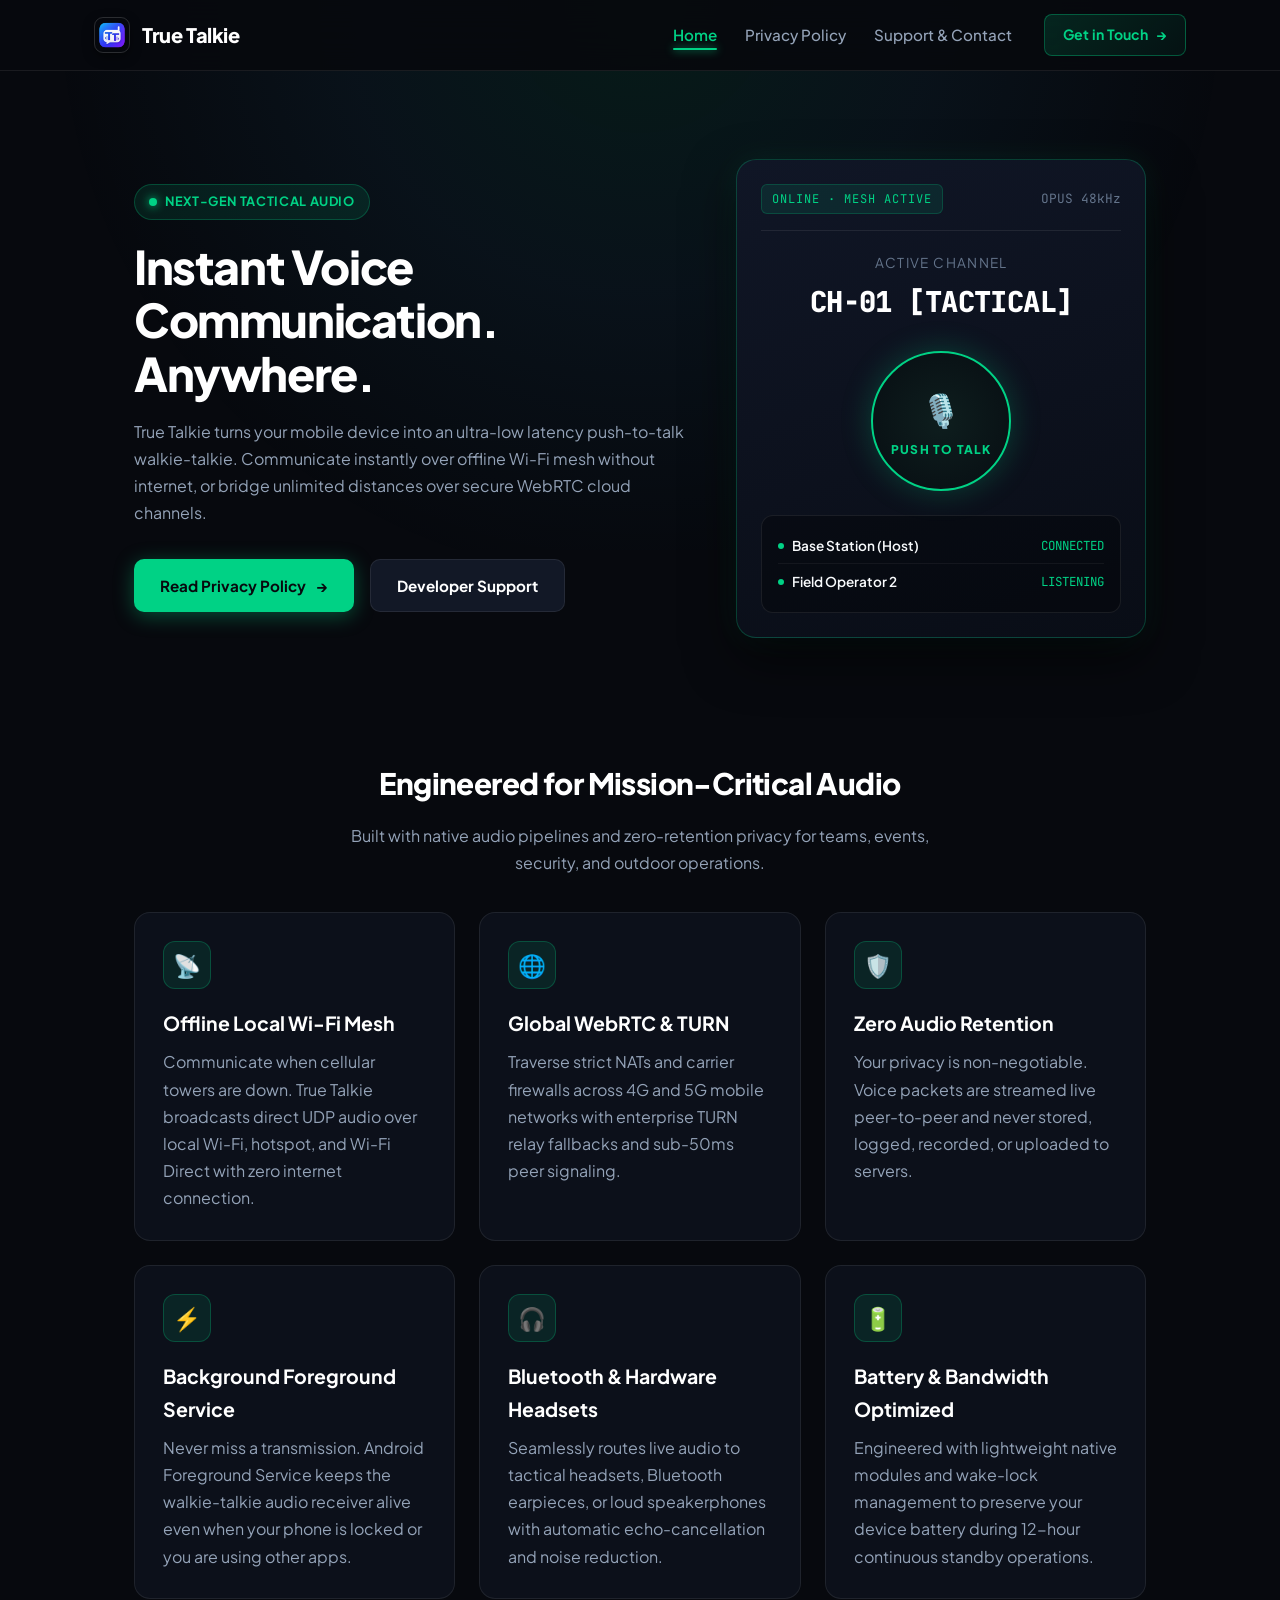
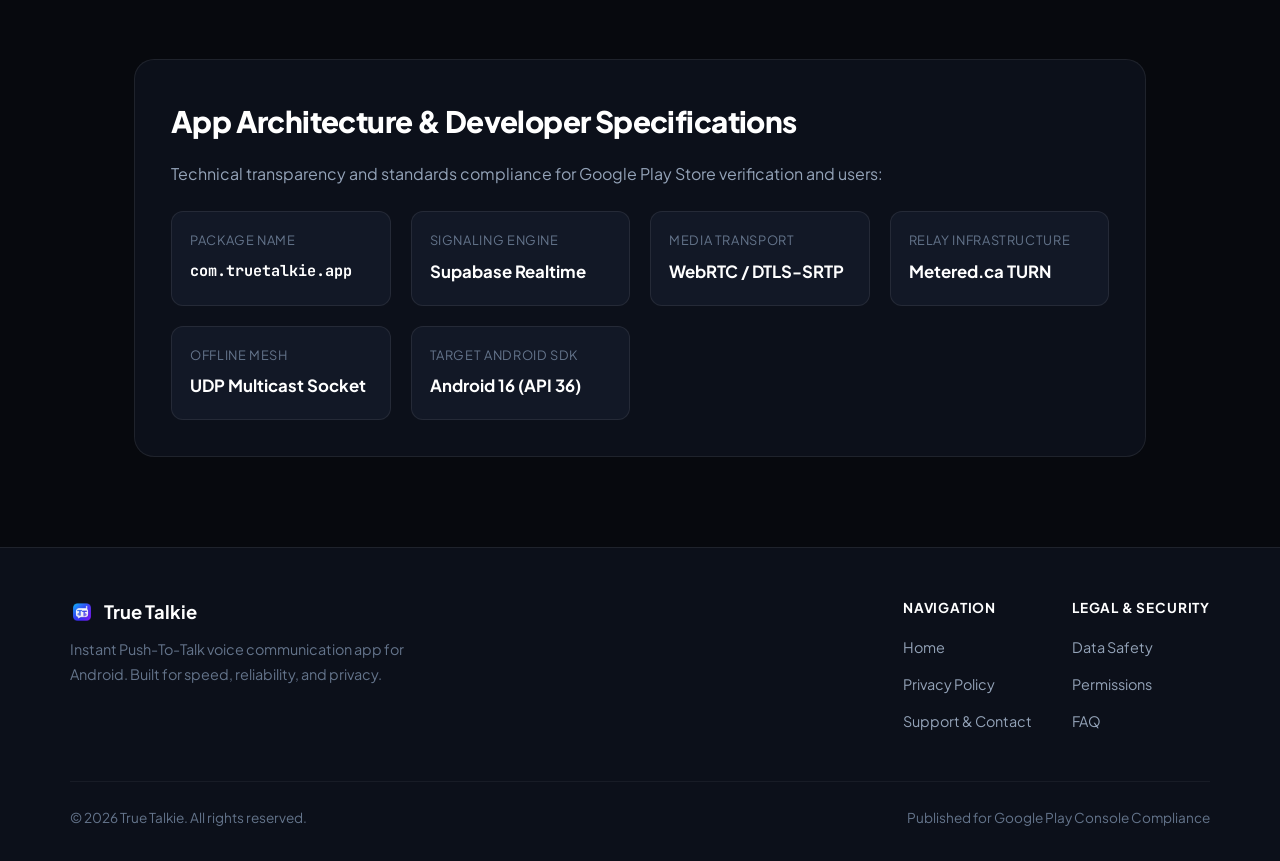
<file: index.html>
<!DOCTYPE html>
<html lang="en">
<head>
  <meta charset="UTF-8">
  <meta name="viewport" content="width=device-width, initial-scale=1.0">
  <title>True Talkie - Real-Time Push-To-Talk Voice App</title>
  <meta name="description" content="True Talkie: Instant low-latency push-to-talk voice communication app. Works over offline Wi-Fi mesh without internet and encrypted WebRTC channels.">
  <link rel="icon" type="image/png" href="assets/favicon.png">
  <link rel="stylesheet" href="style.css">
  <style>
    /* Home Page Specific Styling */
    .hero {
      padding: 40px 0 60px 0;
      display: grid;
      grid-template-columns: 1.15fr 0.85fr;
      gap: 48px;
      align-items: center;
    }

    .hero-content {
      max-width: 580px;
    }

    .hero-actions {
      display: flex;
      flex-wrap: wrap;
      gap: 16px;
      margin-top: 32px;
    }

    /* Tactical HUD Preview Card */
    .hud-card {
      background: linear-gradient(160deg, #101626, #090d16);
      border: 1px solid rgba(0, 210, 133, 0.25);
      border-radius: 20px;
      padding: 24px;
      box-shadow: 0 20px 50px rgba(0, 0, 0, 0.6), 0 0 30px rgba(0, 210, 133, 0.1);
      position: relative;
      overflow: hidden;
    }

    .hud-header {
      display: flex;
      justify-content: space-between;
      align-items: center;
      padding-bottom: 16px;
      border-bottom: 1px solid var(--border);
      margin-bottom: 20px;
    }

    .hud-tag {
      font-family: var(--font-mono);
      font-size: 0.75rem;
      letter-spacing: 0.08em;
      color: var(--accent);
      background: rgba(0, 210, 133, 0.1);
      padding: 4px 10px;
      border-radius: 6px;
      border: 1px solid rgba(0, 210, 133, 0.2);
    }

    .hud-channel {
      text-align: center;
      margin-bottom: 24px;
    }

    .hud-channel-title {
      font-size: 0.85rem;
      color: var(--text-dim);
      text-transform: uppercase;
      letter-spacing: 0.1em;
      margin-bottom: 4px;
    }

    .hud-channel-name {
      font-size: 1.8rem;
      font-weight: 800;
      color: #fff;
      font-family: var(--font-mono);
      letter-spacing: -0.02em;
    }

    .ptt-visual {
      background: radial-gradient(circle, #0e1e1e 0%, #070d12 100%);
      border: 2px solid var(--accent);
      border-radius: 50%;
      width: 140px;
      height: 140px;
      margin: 0 auto 24px auto;
      display: flex;
      flex-direction: column;
      align-items: center;
      justify-content: center;
      box-shadow: 0 0 30px rgba(0, 210, 133, 0.25);
      cursor: pointer;
      user-select: none;
      transition: all 0.2s ease;
    }

    .ptt-visual:hover {
      transform: scale(1.03);
      box-shadow: 0 0 45px rgba(0, 210, 133, 0.45);
    }

    .ptt-icon {
      font-size: 2rem;
      margin-bottom: 4px;
    }

    .ptt-label {
      font-size: 0.75rem;
      font-weight: 800;
      color: var(--accent);
      letter-spacing: 0.1em;
    }

    .peer-list {
      background: rgba(0, 0, 0, 0.3);
      border-radius: 12px;
      padding: 12px 16px;
      border: 1px solid var(--border);
    }

    .peer-item {
      display: flex;
      justify-content: space-between;
      align-items: center;
      font-size: 0.85rem;
      padding: 6px 0;
    }

    .peer-item:not(:last-child) {
      border-bottom: 1px solid rgba(255, 255, 255, 0.05);
    }

    .peer-name {
      color: var(--text-primary);
      font-weight: 600;
      display: flex;
      align-items: center;
      gap: 8px;
    }

    .peer-dot {
      width: 6px;
      height: 6px;
      border-radius: 50%;
      background: var(--accent);
    }

    .peer-status {
      font-size: 0.78rem;
      color: var(--accent);
      font-family: var(--font-mono);
    }

    /* Grid Sections */
    .features-grid {
      display: grid;
      grid-template-columns: repeat(auto-fit, minmax(310px, 1fr));
      gap: 24px;
      margin-top: 36px;
    }

    .feature-icon {
      width: 48px;
      height: 48px;
      border-radius: 12px;
      background: rgba(0, 210, 133, 0.1);
      border: 1px solid rgba(0, 210, 133, 0.25);
      color: var(--accent);
      display: flex;
      align-items: center;
      justify-content: center;
      font-size: 1.4rem;
      margin-bottom: 18px;
    }

    /* Architecture Section */
    .arch-box {
      margin-top: 60px;
      background: var(--bg-surface);
      border: 1px solid var(--border);
      border-radius: 20px;
      padding: 36px;
    }

    .specs-grid {
      display: grid;
      grid-template-columns: repeat(auto-fit, minmax(200px, 1fr));
      gap: 20px;
      margin-top: 24px;
    }

    .spec-item {
      background: var(--bg-card);
      border: 1px solid var(--border);
      border-radius: 12px;
      padding: 18px;
    }

    .spec-label {
      font-size: 0.8rem;
      color: var(--text-dim);
      text-transform: uppercase;
      letter-spacing: 0.05em;
      margin-bottom: 6px;
    }

    .spec-val {
      font-size: 1.05rem;
      font-weight: 700;
      color: #fff;
    }

        @media (max-width: 900px) {
      .hero {
        grid-template-columns: 1fr;
        gap: 36px;
        padding: 20px 0 40px 0;
      }
      .hero-content {
        max-width: 100%;
        text-align: center;
      }
      .badge {
        margin: 0 auto 16px auto;
      }
      .hero-actions {
        justify-content: center;
      }
      .hud-card {
        max-width: 380px;
        margin: 0 auto;
        width: 100%;
        padding: 20px 16px;
      }
      .ptt-visual {
        width: 120px;
        height: 120px;
      }
      .features-grid {
        grid-template-columns: 1fr;
        gap: 16px;
      }
      .arch-box {
        padding: 24px 18px;
        margin-top: 40px;
      }
      .specs-grid {
        grid-template-columns: 1fr 1fr;
        gap: 12px;
      }
    }
    @media (max-width: 480px) {
      .hero-actions {
        flex-direction: column;
        width: 100%;
      }
      .hero-actions .btn {
        width: 100%;
      }
      .specs-grid {
        grid-template-columns: 1fr;
      }
    }
  </style>
</head>
<body>
  <div class="ambient-glow"></div>

  <!-- Navbar -->
    <!-- Responsive Navbar -->
  <nav class="navbar">
    <div class="nav-container">
      <a href="index.html" class="nav-brand">
        <img src="assets/logo.png" alt="True Talkie Logo" class="nav-logo">
        <span>True Talkie</span>
      </a>

      <!-- Mobile Hamburger Toggle -->
      <button class="nav-toggle" id="navToggle" aria-label="Toggle navigation menu" aria-expanded="false">
        <span class="hamburger-bar"></span>
        <span class="hamburger-bar"></span>
        <span class="hamburger-bar"></span>
      </button>

      <!-- Nav Menu (Desktop & Mobile Drawer) -->
      <div class="nav-menu" id="navMenu">
        <ul class="nav-links">
          <li><a href="index.html" class="nav-link active">Home</a></li>
          <li><a href="privacy.html" class="nav-link">Privacy Policy</a></li>
          <li><a href="contact.html" class="nav-link">Support & Contact</a></li>
        </ul>
        <div class="nav-cta-wrapper">
          <a href="contact.html" class="nav-cta">
            <span>Get in Touch</span>
            <span>→</span>
          </a>
        </div>
      </div>
    </div>
  </nav>

  <main>
    <div class="container">
      <!-- Hero Section -->
      <section class="hero">
        <div class="hero-content">
          <div class="badge">
            <span class="pulse-dot"></span>
            Next-Gen Tactical Audio
          </div>
          <h1>Instant Voice Communication. Anywhere.</h1>
          <p>
            True Talkie turns your mobile device into an ultra-low latency push-to-talk walkie-talkie. Communicate instantly over offline Wi-Fi mesh without internet, or bridge unlimited distances over secure WebRTC cloud channels.
          </p>
          <div class="hero-actions">
            <a href="privacy.html" class="btn btn-primary">
              <span>Read Privacy Policy</span>
              →
            </a>
            <a href="contact.html" class="btn btn-secondary">
              Developer Support
            </a>
          </div>
        </div>

        <!-- HUD Preview -->
        <div class="hud-card">
          <div class="hud-header">
            <span class="hud-tag">ONLINE · MESH ACTIVE</span>
            <span style="font-size: 0.8rem; color: var(--text-dim); font-family: var(--font-mono);">OPUS 48kHz</span>
          </div>

          <div class="hud-channel">
            <div class="hud-channel-title">Active Channel</div>
            <div class="hud-channel-name">CH-01 [TACTICAL]</div>
          </div>

          <div class="ptt-visual">
            <div class="ptt-icon">🎙️</div>
            <div class="ptt-label">PUSH TO TALK</div>
          </div>

          <div class="peer-list">
            <div class="peer-item">
              <div class="peer-name">
                <span class="peer-dot"></span>
                <span>Base Station (Host)</span>
              </div>
              <span class="peer-status">CONNECTED</span>
            </div>
            <div class="peer-item">
              <div class="peer-name">
                <span class="peer-dot"></span>
                <span>Field Operator 2</span>
              </div>
              <span class="peer-status">LISTENING</span>
            </div>
          </div>
        </div>
      </section>

      <!-- Key Capabilities -->
      <section style="margin-top: 60px;">
        <div style="text-align: center; max-width: 600px; margin: 0 auto 30px auto;">
          <h2>Engineered for Mission-Critical Audio</h2>
          <p>Built with native audio pipelines and zero-retention privacy for teams, events, security, and outdoor operations.</p>
        </div>

        <div class="features-grid">
          <div class="card">
            <div class="feature-icon">📡</div>
            <h3>Offline Local Wi-Fi Mesh</h3>
            <p>Communicate when cellular towers are down. True Talkie broadcasts direct UDP audio over local Wi-Fi, hotspot, and Wi-Fi Direct with zero internet connection.</p>
          </div>

          <div class="card">
            <div class="feature-icon">🌐</div>
            <h3>Global WebRTC & TURN</h3>
            <p>Traverse strict NATs and carrier firewalls across 4G and 5G mobile networks with enterprise TURN relay fallbacks and sub-50ms peer signaling.</p>
          </div>

          <div class="card">
            <div class="feature-icon">🛡️</div>
            <h3>Zero Audio Retention</h3>
            <p>Your privacy is non-negotiable. Voice packets are streamed live peer-to-peer and never stored, logged, recorded, or uploaded to servers.</p>
          </div>

          <div class="card">
            <div class="feature-icon">⚡</div>
            <h3>Background Foreground Service</h3>
            <p>Never miss a transmission. Android Foreground Service keeps the walkie-talkie audio receiver alive even when your phone is locked or you are using other apps.</p>
          </div>

          <div class="card">
            <div class="feature-icon">🎧</div>
            <h3>Bluetooth & Hardware Headsets</h3>
            <p>Seamlessly routes live audio to tactical headsets, Bluetooth earpieces, or loud speakerphones with automatic echo-cancellation and noise reduction.</p>
          </div>

          <div class="card">
            <div class="feature-icon">🔋</div>
            <h3>Battery & Bandwidth Optimized</h3>
            <p>Engineered with lightweight native modules and wake-lock management to preserve your device battery during 12-hour continuous standby operations.</p>
          </div>
        </div>
      </section>

      <!-- Architecture Overview -->
      <section class="arch-box">
        <h2>App Architecture & Developer Specifications</h2>
        <p>Technical transparency and standards compliance for Google Play Store verification and users:</p>

        <div class="specs-grid">
          <div class="spec-item">
            <div class="spec-label">Package Name</div>
            <div class="spec-val" style="font-family: var(--font-mono); font-size: 0.95rem;">com.truetalkie.app</div>
          </div>
          <div class="spec-item">
            <div class="spec-label">Signaling Engine</div>
            <div class="spec-val">Supabase Realtime</div>
          </div>
          <div class="spec-item">
            <div class="spec-label">Media Transport</div>
            <div class="spec-val">WebRTC / DTLS-SRTP</div>
          </div>
          <div class="spec-item">
            <div class="spec-label">Relay Infrastructure</div>
            <div class="spec-val">Metered.ca TURN</div>
          </div>
          <div class="spec-item">
            <div class="spec-label">Offline Mesh</div>
            <div class="spec-val">UDP Multicast Socket</div>
          </div>
          <div class="spec-item">
            <div class="spec-label">Target Android SDK</div>
            <div class="spec-val">Android 16 (API 36)</div>
          </div>
        </div>
      </section>
    </div>
  </main>

  <!-- Footer -->
  <footer>
    <div class="footer-container">
      <div class="footer-brand">
        <h4>
          <img src="assets/logo.png" alt="Logo" style="width: 24px; height: 24px; border-radius: 6px;">
          True Talkie
        </h4>
        <p>Instant Push-To-Talk voice communication app for Android. Built for speed, reliability, and privacy.</p>
      </div>
      <div class="footer-links">
        <div class="footer-col">
          <h5>Navigation</h5>
          <ul>
            <li><a href="index.html">Home</a></li>
            <li><a href="privacy.html">Privacy Policy</a></li>
            <li><a href="contact.html">Support & Contact</a></li>
          </ul>
        </div>
        <div class="footer-col">
          <h5>Legal & Security</h5>
          <ul>
            <li><a href="privacy.html">Data Safety</a></li>
            <li><a href="privacy.html#permissions">Permissions</a></li>
            <li><a href="contact.html#faq">FAQ</a></li>
          </ul>
        </div>
      </div>
    </div>
    <div class="footer-bottom">
      <span>&copy; 2026 True Talkie. All rights reserved.</span>
      <span>Published for Google Play Console Compliance</span>
    </div>
  </footer>
  <script src="nav.js"></script>
</body>
</html>
</file>
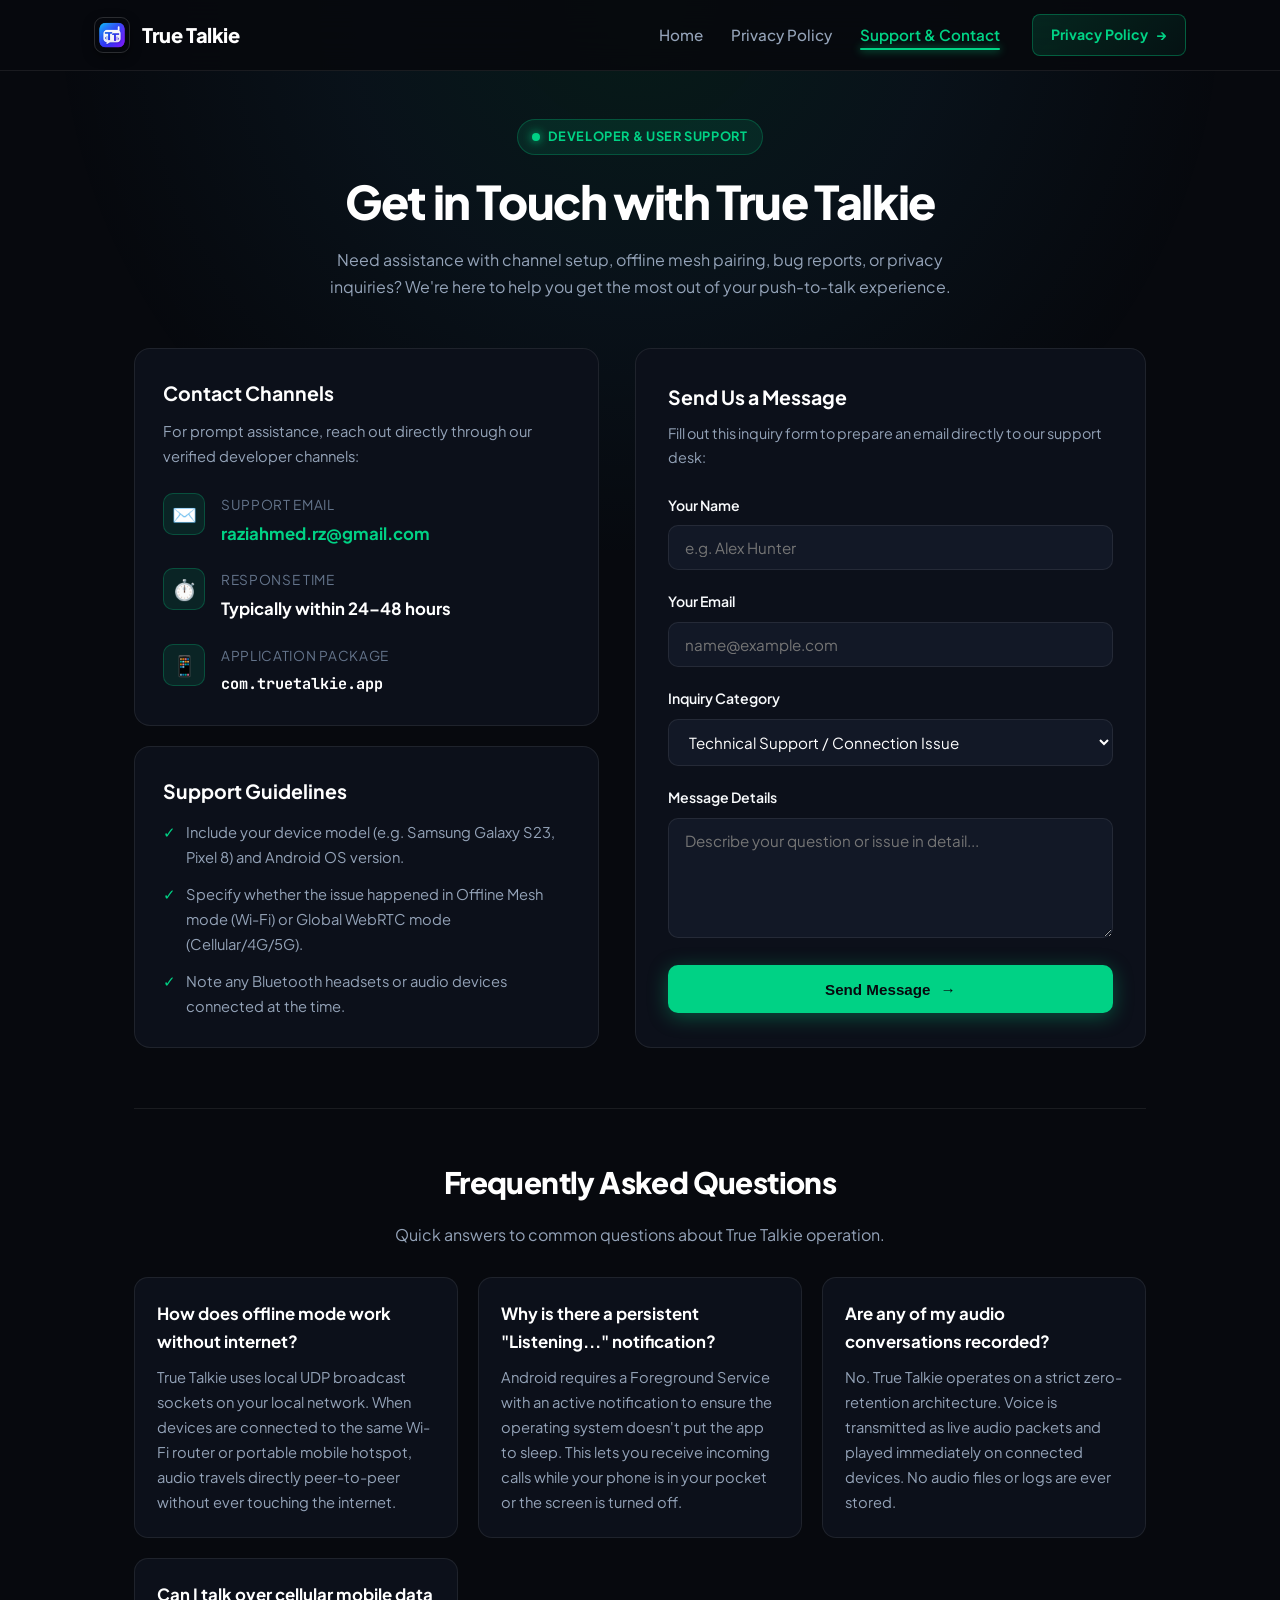
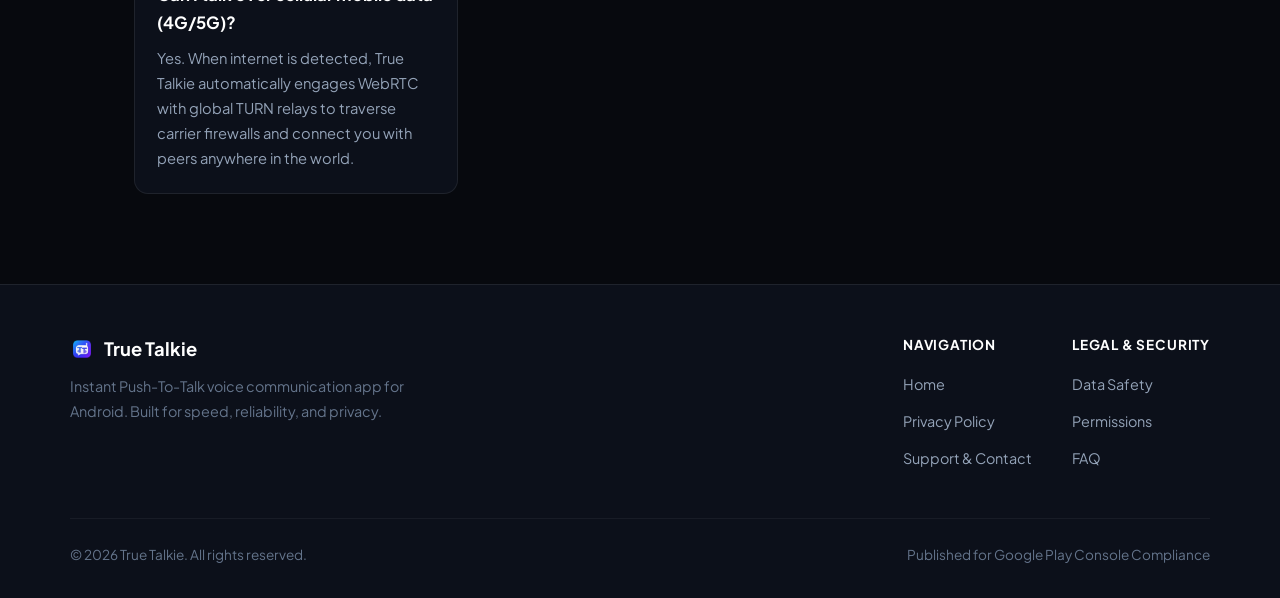
<file: contact.html>
<!DOCTYPE html>
<html lang="en">
<head>
  <meta charset="UTF-8">
  <meta name="viewport" content="width=device-width, initial-scale=1.0">
  <title>Support & Contact - True Talkie</title>
  <meta name="description" content="Get support, report bugs, or contact the developer of True Talkie walkie-talkie app.">
  <link rel="icon" type="image/png" href="assets/favicon.png">
  <link rel="stylesheet" href="style.css">
  <style>
    /* Contact Specific Styles */
    .contact-hero {
      text-align: center;
      max-width: 680px;
      margin: 0 auto 48px auto;
    }

    .contact-grid {
      display: grid;
      grid-template-columns: 1fr 1.1fr;
      gap: 36px;
      margin-bottom: 60px;
    }

    .info-card {
      background: var(--bg-surface);
      border: 1px solid var(--border);
      border-radius: 16px;
      padding: 28px;
      margin-bottom: 20px;
    }

    .info-item {
      display: flex;
      align-items: flex-start;
      gap: 16px;
      margin-bottom: 20px;
    }

    .info-item:last-child {
      margin-bottom: 0;
    }

    .info-icon {
      width: 42px;
      height: 42px;
      border-radius: 10px;
      background: rgba(0, 210, 133, 0.1);
      border: 1px solid rgba(0, 210, 133, 0.25);
      color: var(--accent);
      display: flex;
      align-items: center;
      justify-content: center;
      font-size: 1.25rem;
      flex-shrink: 0;
    }

    .info-title {
      font-size: 0.85rem;
      color: var(--text-dim);
      text-transform: uppercase;
      letter-spacing: 0.05em;
      margin-bottom: 4px;
    }

    .info-val {
      font-size: 1.05rem;
      font-weight: 700;
      color: #fff;
    }

    .email-link {
      color: var(--accent);
      text-decoration: none;
      word-break: break-all;
      transition: color 0.2s;
    }

    .email-link:hover {
      text-decoration: underline;
    }

    /* Form */
    .form-box {
      background: var(--bg-surface);
      border: 1px solid var(--border);
      border-radius: 16px;
      padding: 32px;
    }

    .form-group {
      margin-bottom: 20px;
    }

    .form-label {
      display: block;
      font-size: 0.88rem;
      font-weight: 600;
      color: var(--text-primary);
      margin-bottom: 8px;
    }

    .form-input, .form-select, .form-textarea {
      width: 100%;
      background: var(--bg-card);
      border: 1px solid var(--border);
      border-radius: 10px;
      padding: 12px 16px;
      color: #fff;
      font-family: inherit;
      font-size: 0.95rem;
      transition: border-color 0.2s, box-shadow 0.2s;
    }

    .form-input:focus, .form-select:focus, .form-textarea:focus {
      outline: none;
      border-color: var(--accent);
      box-shadow: 0 0 0 3px rgba(0, 210, 133, 0.15);
    }

    .form-textarea {
      resize: vertical;
      min-height: 120px;
    }

    /* FAQ Section */
    .faq-section {
      margin-top: 60px;
      border-top: 1px solid var(--border);
      padding-top: 48px;
    }

    .faq-grid {
      display: grid;
      grid-template-columns: repeat(auto-fit, minmax(310px, 1fr));
      gap: 20px;
      margin-top: 28px;
    }

    .faq-card {
      background: var(--bg-surface);
      border: 1px solid var(--border);
      border-radius: 14px;
      padding: 22px;
    }

    .faq-card h4 {
      font-size: 1.05rem;
      color: #fff;
      margin-bottom: 8px;
    }

    .faq-card p {
      font-size: 0.92rem;
      color: var(--text-muted);
      margin: 0;
    }

        @media (max-width: 860px) {
      .contact-grid {
        grid-template-columns: 1fr;
        gap: 24px;
      }
      .info-card, .form-box {
        padding: 22px 18px;
      }
      .faq-grid {
        grid-template-columns: 1fr;
        gap: 14px;
      }
      .faq-card {
        padding: 18px 16px;
      }
    }
  </style>
</head>
<body>
  <div class="ambient-glow"></div>

  <!-- Navbar -->
    <!-- Responsive Navbar -->
  <nav class="navbar">
    <div class="nav-container">
      <a href="index.html" class="nav-brand">
        <img src="assets/logo.png" alt="True Talkie Logo" class="nav-logo">
        <span>True Talkie</span>
      </a>

      <!-- Mobile Hamburger Toggle -->
      <button class="nav-toggle" id="navToggle" aria-label="Toggle navigation menu" aria-expanded="false">
        <span class="hamburger-bar"></span>
        <span class="hamburger-bar"></span>
        <span class="hamburger-bar"></span>
      </button>

      <!-- Nav Menu (Desktop & Mobile Drawer) -->
      <div class="nav-menu" id="navMenu">
        <ul class="nav-links">
          <li><a href="index.html" class="nav-link">Home</a></li>
          <li><a href="privacy.html" class="nav-link">Privacy Policy</a></li>
          <li><a href="contact.html" class="nav-link active">Support & Contact</a></li>
        </ul>
        <div class="nav-cta-wrapper">
          <a href="privacy.html" class="nav-cta">
            <span>Privacy Policy</span>
            <span>→</span>
          </a>
        </div>
      </div>
    </div>
  </nav>

  <main>
    <div class="container">
      <header class="contact-hero">
        <div class="badge">
          <span class="pulse-dot"></span>
          Developer & User Support
        </div>
        <h1>Get in Touch with True Talkie</h1>
        <p>
          Need assistance with channel setup, offline mesh pairing, bug reports, or privacy inquiries? We're here to help you get the most out of your push-to-talk experience.
        </p>
      </header>

      <div class="contact-grid">
        <!-- Contact Information Column -->
        <div>
          <div class="info-card">
            <h3>Contact Channels</h3>
            <p style="font-size: 0.92rem; margin-bottom: 24px;">For prompt assistance, reach out directly through our verified developer channels:</p>

            <div class="info-item">
              <div class="info-icon">✉️</div>
              <div>
                <div class="info-title">Support Email</div>
                <div class="info-val">
                  <a href="mailto:raziahmed.rz@gmail.com" class="email-link">raziahmed.rz@gmail.com</a>
                </div>
              </div>
            </div>

            <div class="info-item">
              <div class="info-icon">⏱️</div>
              <div>
                <div class="info-title">Response Time</div>
                <div class="info-val">Typically within 24–48 hours</div>
              </div>
            </div>

            <div class="info-item">
              <div class="info-icon">📱</div>
              <div>
                <div class="info-title">Application Package</div>
                <div class="info-val" style="font-family: var(--font-mono); font-size: 0.95rem;">com.truetalkie.app</div>
              </div>
            </div>
          </div>

          <div class="info-card" style="margin-bottom: 0;">
            <h3>Support Guidelines</h3>
            <ul style="list-style: none; padding: 0; margin-top: 12px;">
              <li style="margin-bottom: 12px; font-size: 0.92rem; color: var(--text-muted); display: flex; gap: 10px;">
                <span style="color: var(--accent);">✓</span> Include your device model (e.g. Samsung Galaxy S23, Pixel 8) and Android OS version.
              </li>
              <li style="margin-bottom: 12px; font-size: 0.92rem; color: var(--text-muted); display: flex; gap: 10px;">
                <span style="color: var(--accent);">✓</span> Specify whether the issue happened in Offline Mesh mode (Wi-Fi) or Global WebRTC mode (Cellular/4G/5G).
              </li>
              <li style="font-size: 0.92rem; color: var(--text-muted); display: flex; gap: 10px;">
                <span style="color: var(--accent);">✓</span> Note any Bluetooth headsets or audio devices connected at the time.
              </li>
            </ul>
          </div>
        </div>

        <!-- Interactive Direct Message Form -->
        <div class="form-box">
          <h3 style="margin-bottom: 6px;">Send Us a Message</h3>
          <p style="font-size: 0.9rem; margin-bottom: 24px;">Fill out this inquiry form to prepare an email directly to our support desk:</p>

          <form id="contactForm" onsubmit="handleFormSubmit(event)">
            <div class="form-group">
              <label for="name" class="form-label">Your Name</label>
              <input type="text" id="name" class="form-input" placeholder="e.g. Alex Hunter" required>
            </div>

            <div class="form-group">
              <label for="email" class="form-label">Your Email</label>
              <input type="email" id="email" class="form-input" placeholder="name@example.com" required>
            </div>

            <div class="form-group">
              <label for="topic" class="form-label">Inquiry Category</label>
              <select id="topic" class="form-select">
                <option value="Technical Support">Technical Support / Connection Issue</option>
                <option value="Bug Report">Bug Report</option>
                <option value="Privacy Question">Privacy & Data Safety Question</option>
                <option value="Feature Request">Feature Request / Suggestion</option>
                <option value="General Inquiry">General Inquiry</option>
              </select>
            </div>

            <div class="form-group">
              <label for="message" class="form-label">Message Details</label>
              <textarea id="message" class="form-textarea" placeholder="Describe your question or issue in detail..." required></textarea>
            </div>

            
            <div id="statusMessage" style="display: none; background: rgba(0, 210, 133, 0.12); border: 1px solid rgba(0, 210, 133, 0.35); border-radius: 10px; padding: 14px 16px; margin-bottom: 18px; font-size: 0.9rem; color: #fff;">
              <strong style="color: var(--accent);">✓ Opening your email app...</strong><br>
              Your message was prepared for <strong>raziahmed.rz@gmail.com</strong>.<br>
              <span style="font-size: 0.82rem; color: var(--text-muted);">If your email app didn't open automatically, you can send an email directly to <a href="mailto:raziahmed.rz@gmail.com" style="color: var(--accent); font-weight: 600;">raziahmed.rz@gmail.com</a>.</span>
            </div>
            <button type="submit" class="btn btn-primary" style="width: 100%;">
              <span>Send Message</span>
              →
            </button>
          </form>
        </div>
      </div>

      <!-- FAQ Section -->
      <section class="faq-section" id="faq">
        <div style="text-align: center; max-width: 600px; margin: 0 auto;">
          <h2>Frequently Asked Questions</h2>
          <p>Quick answers to common questions about True Talkie operation.</p>
        </div>

        <div class="faq-grid">
          <div class="faq-card">
            <h4>How does offline mode work without internet?</h4>
            <p>True Talkie uses local UDP broadcast sockets on your local network. When devices are connected to the same Wi-Fi router or portable mobile hotspot, audio travels directly peer-to-peer without ever touching the internet.</p>
          </div>

          <div class="faq-card">
            <h4>Why is there a persistent "Listening..." notification?</h4>
            <p>Android requires a Foreground Service with an active notification to ensure the operating system doesn't put the app to sleep. This lets you receive incoming calls while your phone is in your pocket or the screen is turned off.</p>
          </div>

          <div class="faq-card">
            <h4>Are any of my audio conversations recorded?</h4>
            <p>No. True Talkie operates on a strict zero-retention architecture. Voice is transmitted as live audio packets and played immediately on connected devices. No audio files or logs are ever stored.</p>
          </div>

          <div class="faq-card">
            <h4>Can I talk over cellular mobile data (4G/5G)?</h4>
            <p>Yes. When internet is detected, True Talkie automatically engages WebRTC with global TURN relays to traverse carrier firewalls and connect you with peers anywhere in the world.</p>
          </div>
        </div>
      </section>
    </div>
  </main>

  <!-- Footer -->
  <footer>
    <div class="footer-container">
      <div class="footer-brand">
        <h4>
          <img src="assets/logo.png" alt="Logo" style="width: 24px; height: 24px; border-radius: 6px;">
          True Talkie
        </h4>
        <p>Instant Push-To-Talk voice communication app for Android. Built for speed, reliability, and privacy.</p>
      </div>
      <div class="footer-links">
        <div class="footer-col">
          <h5>Navigation</h5>
          <ul>
            <li><a href="index.html">Home</a></li>
            <li><a href="privacy.html">Privacy Policy</a></li>
            <li><a href="contact.html">Support & Contact</a></li>
          </ul>
        </div>
        <div class="footer-col">
          <h5>Legal & Security</h5>
          <ul>
            <li><a href="privacy.html">Data Safety</a></li>
            <li><a href="privacy.html#permissions">Permissions</a></li>
            <li><a href="contact.html#faq">FAQ</a></li>
          </ul>
        </div>
      </div>
    </div>
    <div class="footer-bottom">
      <span>&copy; 2026 True Talkie. All rights reserved.</span>
      <span>Published for Google Play Console Compliance</span>
    </div>
  </footer>

    <script>
    function handleFormSubmit(event) {
      event.preventDefault();
      const name = document.getElementById('name').value;
      const email = document.getElementById('email').value;
      const topic = document.getElementById('topic').value;
      const message = document.getElementById('message').value;

      const subject = encodeURIComponent('[True Talkie Support] ' + topic + ' - ' + name);
      const body = encodeURIComponent(
        'Name: ' + name + '\n' +
        'User Email: ' + email + '\n' +
        'Category: ' + topic + '\n\n' +
        'Message:\n' + message + '\n\n' +
        '------------------------------------\n' +
        'Sent via True Talkie Support Portal'
      );
      
      // Redirects directly to the user email client addressed to raziahmed.rz@gmail.com
      const mailtoUrl = 'mailto:raziahmed.rz@gmail.com?subject=' + subject + '&body=' + body;
      window.location.href = mailtoUrl;

      // Show instant confirmation banner
      const statusDiv = document.getElementById('statusMessage');
      if (statusDiv) {
        statusDiv.style.display = 'block';
        statusDiv.scrollIntoView({ behavior: 'smooth' });
      }
    }
  </script>
  <script src="nav.js"></script>
</body>
</html>
</file>
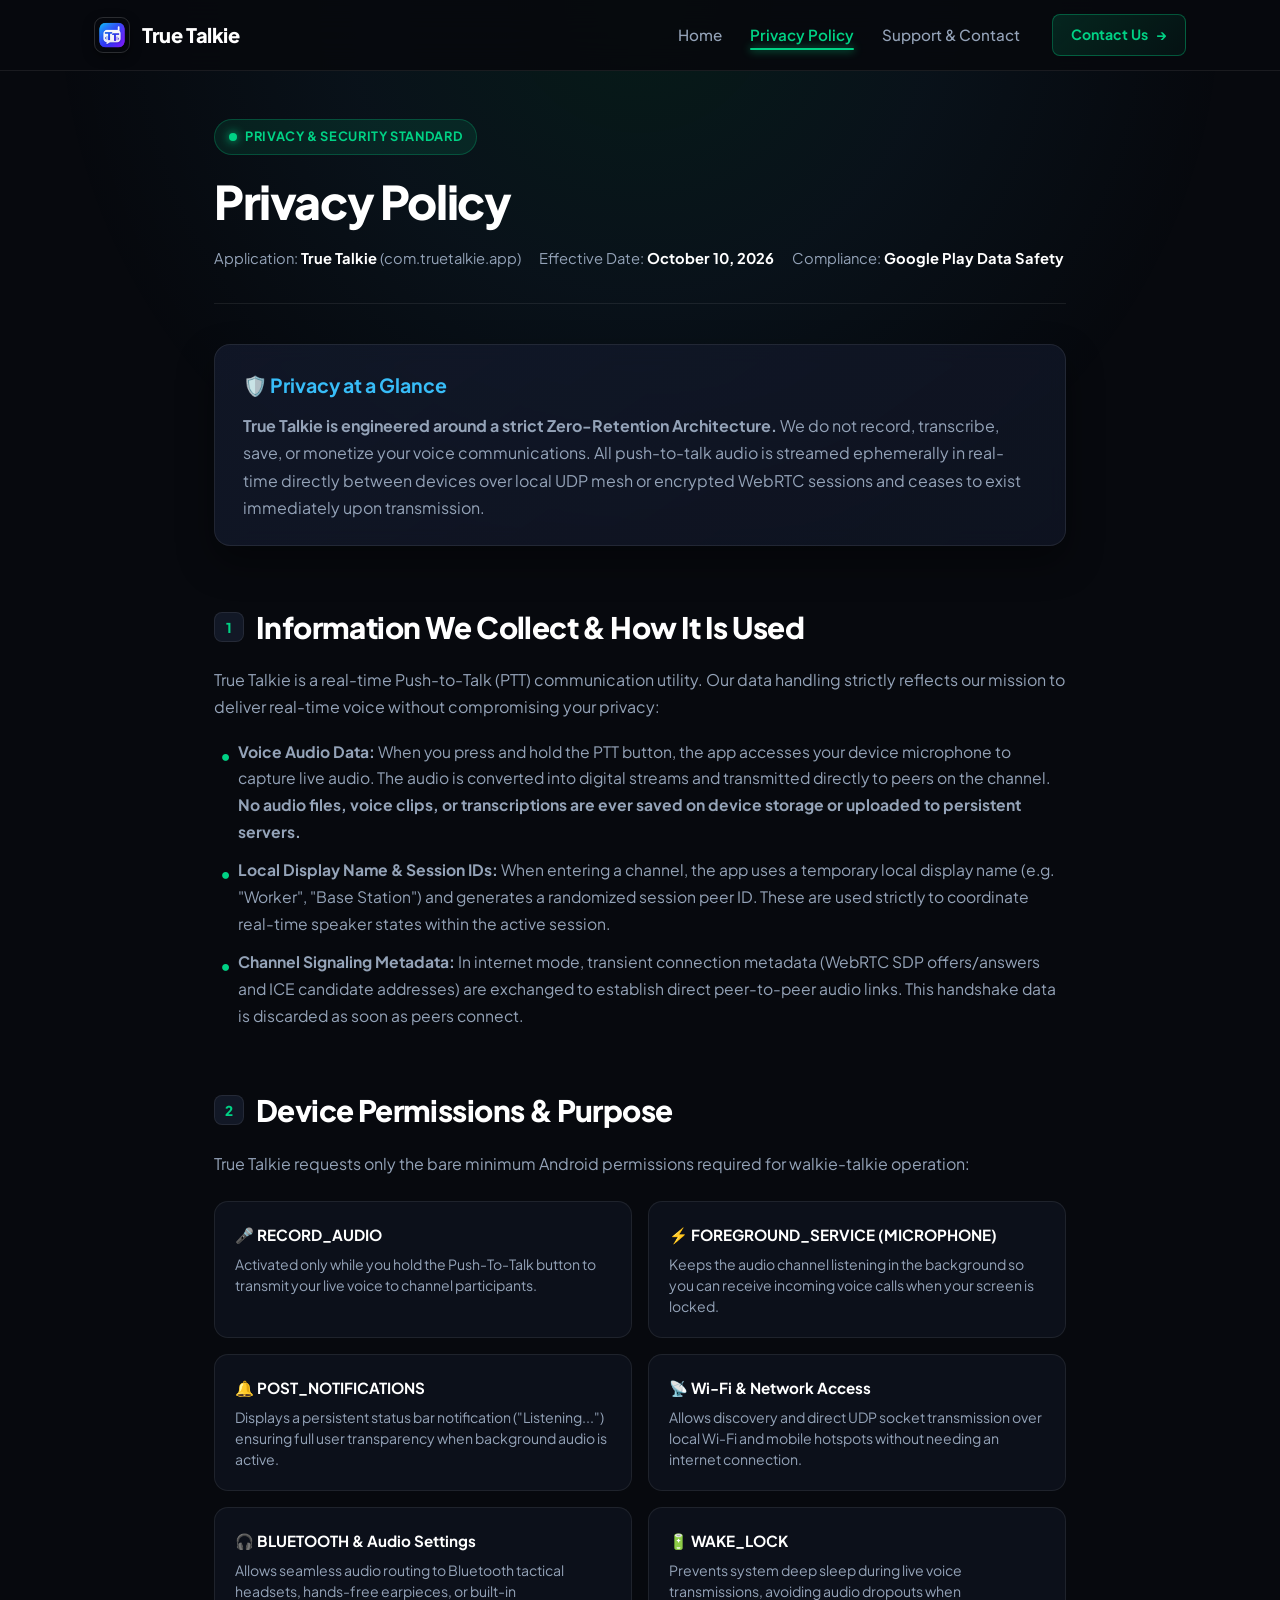
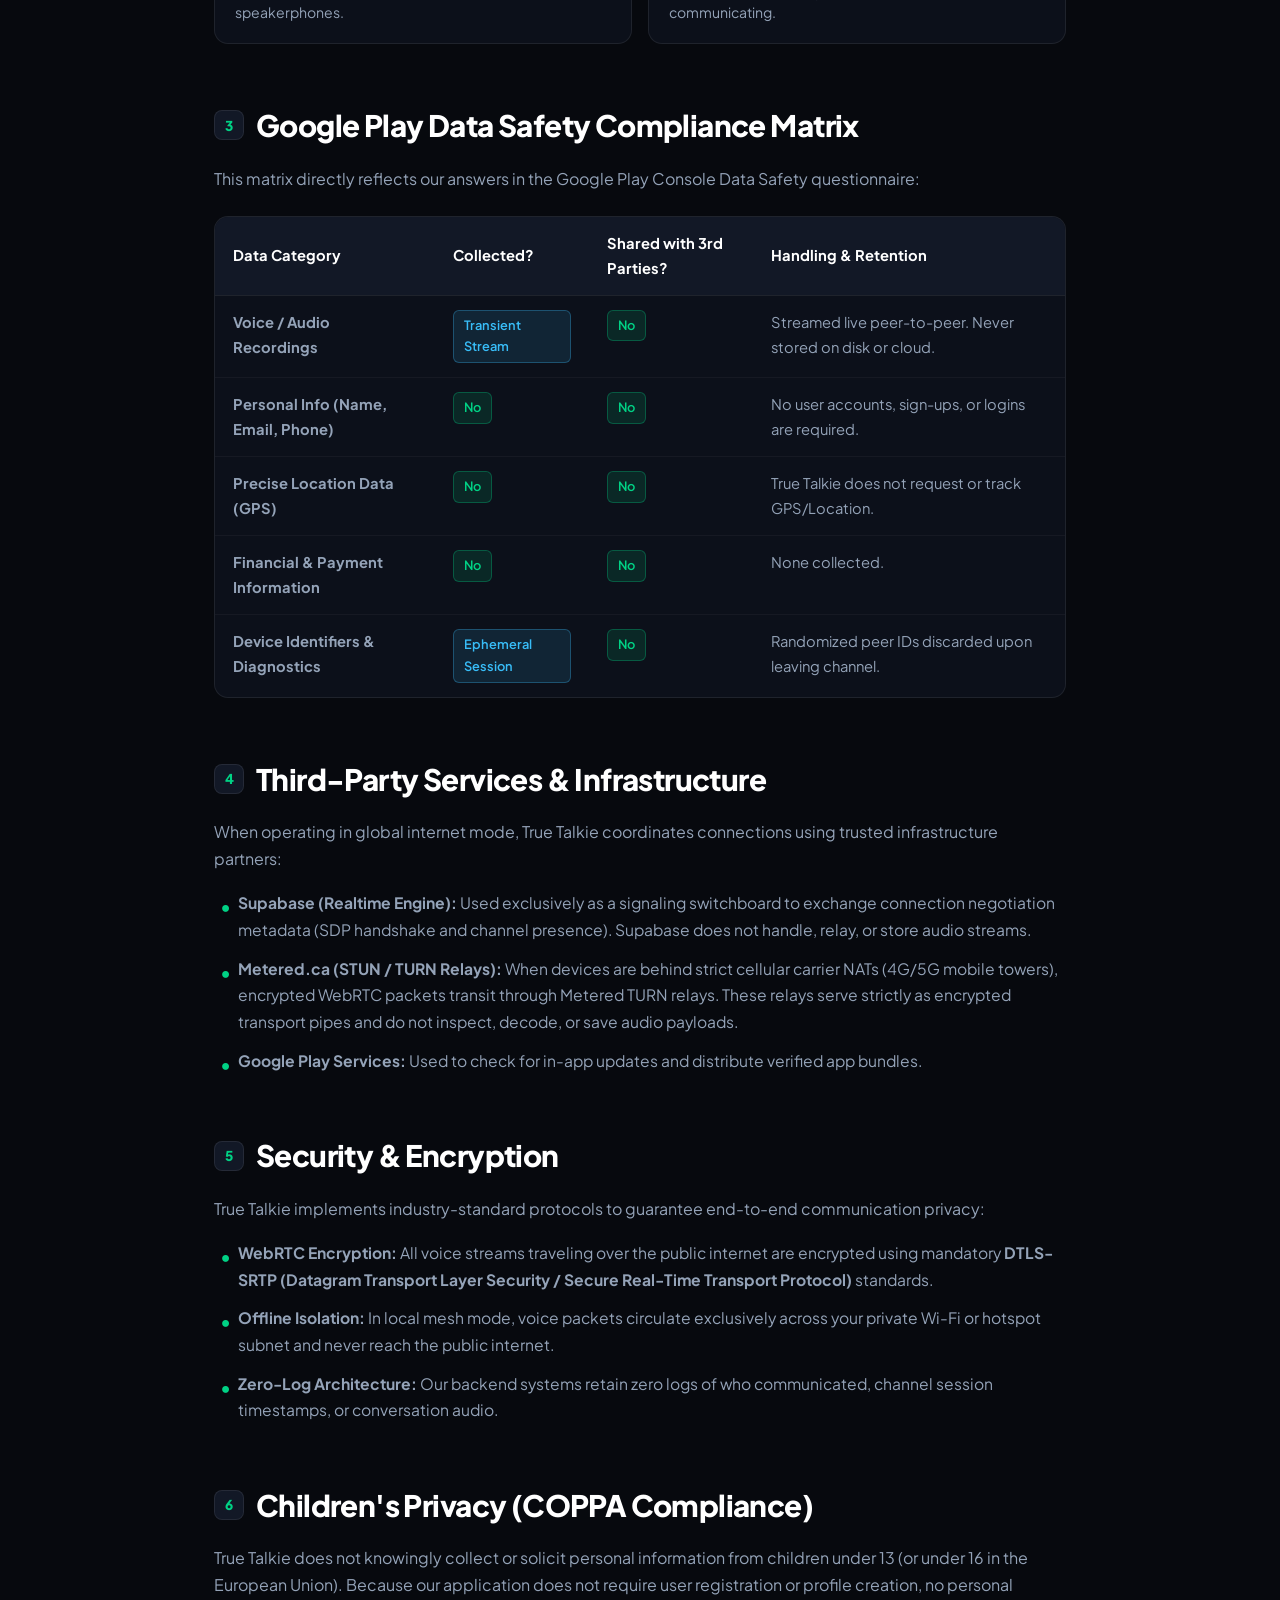
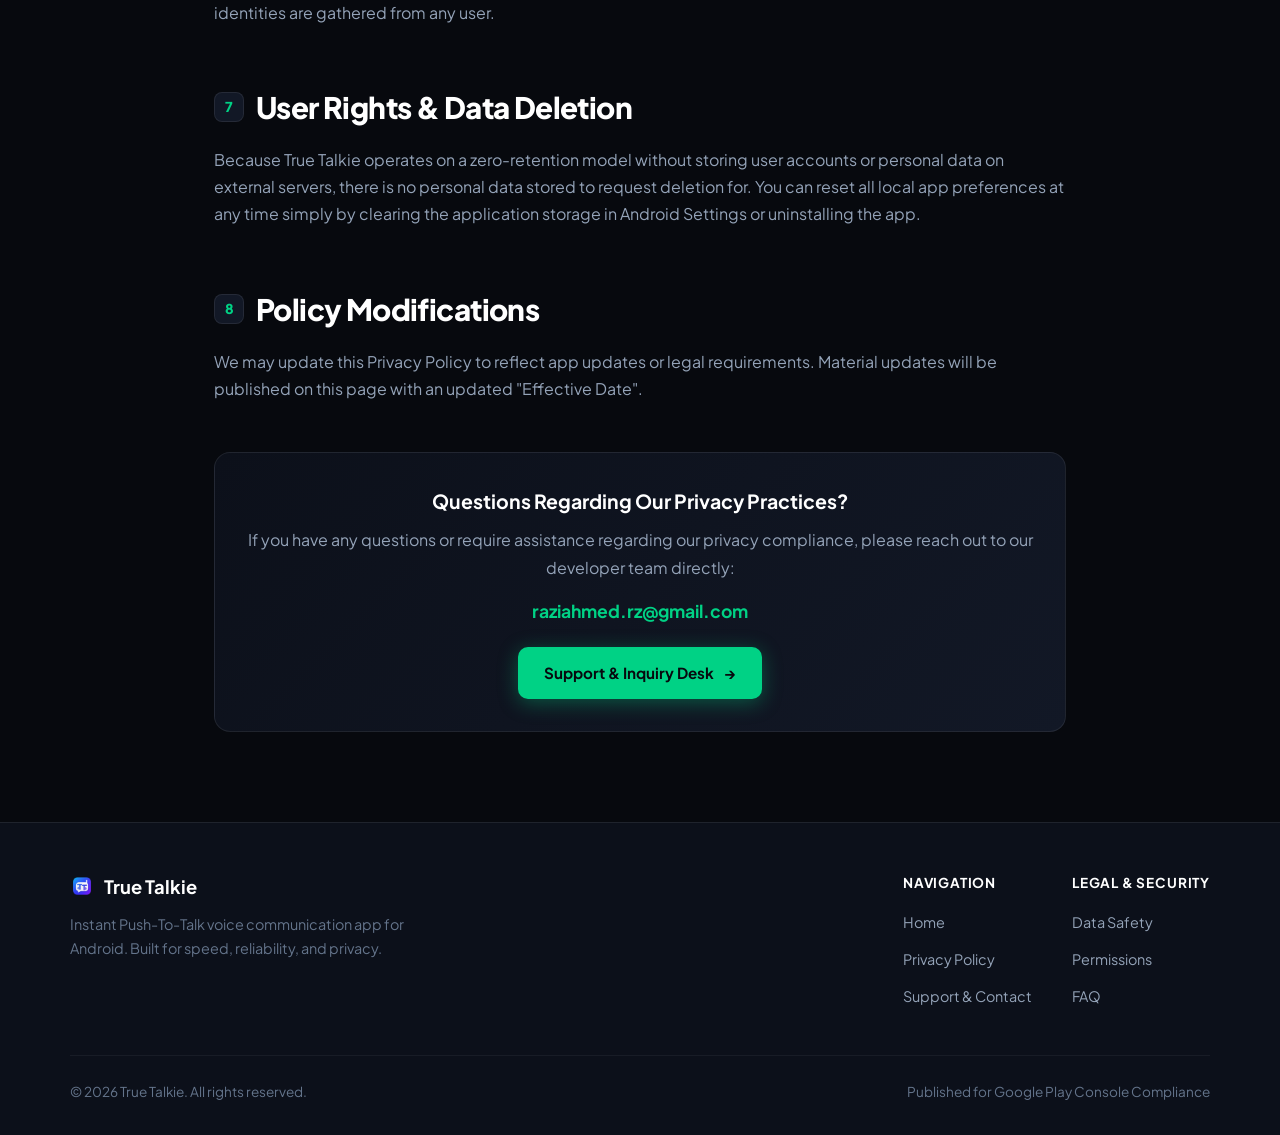
<file: privacy.html>
<!DOCTYPE html>
<html lang="en">
<head>
  <meta charset="UTF-8">
  <meta name="viewport" content="width=device-width, initial-scale=1.0">
  <title>Privacy Policy - True Talkie</title>
  <meta name="description" content="Privacy Policy for True Talkie: Detailed disclosure of zero audio retention, permissions, and Google Play Data Safety compliance.">
  <link rel="icon" type="image/png" href="assets/favicon.png">
  <link rel="stylesheet" href="style.css">
  <style>
    /* Privacy Specific Elements */
    .privacy-header {
      border-bottom: 1px solid var(--border);
      padding-bottom: 32px;
      margin-bottom: 40px;
    }

    .meta-bar {
      display: flex;
      flex-wrap: wrap;
      gap: 18px;
      font-size: 0.92rem;
      color: var(--text-muted);
      margin-top: 14px;
    }

    .meta-bar span strong {
      color: #fff;
    }

    .summary-card {
      background: linear-gradient(145deg, rgba(21, 28, 48, 0.7), rgba(15, 20, 34, 0.9));
      border: 1px solid var(--border);
      border-radius: 16px;
      padding: 24px 28px;
      margin-bottom: 48px;
      backdrop-filter: blur(10px);
      box-shadow: 0 16px 36px rgba(0, 0, 0, 0.4);
    }

    .summary-card h3 {
      color: var(--cyan);
      display: flex;
      align-items: center;
      gap: 8px;
      margin-bottom: 10px;
    }

    .section-block {
      margin-bottom: 48px;
    }

    h2 {
      display: flex;
      align-items: center;
      gap: 12px;
      padding-top: 8px;
    }

    .section-num {
      display: inline-flex;
      align-items: center;
      justify-content: center;
      width: 30px;
      height: 30px;
      border-radius: 8px;
      background: var(--bg-card);
      border: 1px solid var(--border);
      color: var(--accent);
      font-size: 0.85rem;
      font-weight: 800;
    }

    ul.policy-list {
      list-style: none;
      padding-left: 0;
      margin: 18px 0;
    }

    ul.policy-list li {
      position: relative;
      padding-left: 24px;
      margin-bottom: 12px;
      color: var(--text-muted);
      font-size: 0.98rem;
    }

    ul.policy-list li::before {
      content: "•";
      position: absolute;
      left: 6px;
      top: -2px;
      color: var(--accent);
      font-size: 1.3rem;
    }

    /* Permissions Grid */
    .permissions-grid {
      display: grid;
      grid-template-columns: repeat(auto-fit, minmax(280px, 1fr));
      gap: 16px;
      margin: 24px 0;
    }

    .perm-card {
      background: var(--bg-surface);
      border: 1px solid var(--border);
      border-radius: 14px;
      padding: 20px;
      transition: transform 0.2s, border-color 0.2s;
    }

    .perm-card:hover {
      transform: translateY(-2px);
      border-color: rgba(0, 210, 133, 0.3);
    }

    .perm-title {
      font-size: 0.95rem;
      font-weight: 700;
      color: #fff;
      margin-bottom: 6px;
      display: flex;
      align-items: center;
      gap: 8px;
    }

    .perm-desc {
      font-size: 0.88rem;
      color: var(--text-muted);
      line-height: 1.5;
    }

    /* Table */
    .table-wrapper {
      overflow-x: auto;
      margin: 24px 0;
      border-radius: 14px;
      border: 1px solid var(--border);
      background: var(--bg-surface);
    }

    table {
      min-width: 540px;
      width: 100%;
      border-collapse: collapse;
      text-align: left;
      font-size: 0.92rem;
    }

    th {
      background: var(--bg-card);
      color: #fff;
      padding: 14px 18px;
      font-weight: 700;
      border-bottom: 1px solid var(--border);
    }

    td {
      padding: 14px 18px;
      color: var(--text-muted);
      border-bottom: 1px solid rgba(255, 255, 255, 0.04);
      vertical-align: top;
    }

    tr:last-child td {
      border-bottom: none;
    }

    .status-badge {
      display: inline-block;
      padding: 4px 10px;
      border-radius: 6px;
      font-size: 0.8rem;
      font-weight: 600;
    }

    .badge-no {
      background: rgba(0, 210, 133, 0.12);
      color: #00d285;
      border: 1px solid rgba(0, 210, 133, 0.3);
    }

    .badge-transient {
      background: rgba(56, 189, 248, 0.12);
      color: #38bdf8;
      border: 1px solid rgba(56, 189, 248, 0.3);
    }

    .contact-banner {
      background: linear-gradient(135deg, var(--bg-surface), var(--bg-card));
      border: 1px solid var(--border);
      border-radius: 16px;
      padding: 32px;
      text-align: center;
      margin-top: 50px;
    }
  </style>
</head>
<body>
  <div class="ambient-glow"></div>

  <!-- Navbar -->
    <!-- Responsive Navbar -->
  <nav class="navbar">
    <div class="nav-container">
      <a href="index.html" class="nav-brand">
        <img src="assets/logo.png" alt="True Talkie Logo" class="nav-logo">
        <span>True Talkie</span>
      </a>

      <!-- Mobile Hamburger Toggle -->
      <button class="nav-toggle" id="navToggle" aria-label="Toggle navigation menu" aria-expanded="false">
        <span class="hamburger-bar"></span>
        <span class="hamburger-bar"></span>
        <span class="hamburger-bar"></span>
      </button>

      <!-- Nav Menu (Desktop & Mobile Drawer) -->
      <div class="nav-menu" id="navMenu">
        <ul class="nav-links">
          <li><a href="index.html" class="nav-link">Home</a></li>
          <li><a href="privacy.html" class="nav-link active">Privacy Policy</a></li>
          <li><a href="contact.html" class="nav-link">Support & Contact</a></li>
        </ul>
        <div class="nav-cta-wrapper">
          <a href="contact.html" class="nav-cta">
            <span>Contact Us</span>
            <span>→</span>
          </a>
        </div>
      </div>
    </div>
  </nav>

  <main>
    <div class="container" style="max-width: 900px;">
      <header class="privacy-header">
        <div class="badge">
          <span class="pulse-dot"></span>
          Privacy & Security Standard
        </div>
        <h1>Privacy Policy</h1>
        <div class="meta-bar">
          <span>Application: <strong>True Talkie</strong> (com.truetalkie.app)</span>
          <span>Effective Date: <strong>October 10, 2026</strong></span>
          <span>Compliance: <strong>Google Play Data Safety</strong></span>
        </div>
      </header>

      <!-- Privacy at a Glance -->
      <div class="summary-card">
        <h3>🛡️ Privacy at a Glance</h3>
        <p>
          <strong>True Talkie is engineered around a strict Zero-Retention Architecture.</strong> 
          We do not record, transcribe, save, or monetize your voice communications. All push-to-talk audio is streamed ephemerally in real-time directly between devices over local UDP mesh or encrypted WebRTC sessions and ceases to exist immediately upon transmission.
        </p>
      </div>

      <!-- Section 1 -->
      <div class="section-block">
        <h2><span class="section-num">1</span> Information We Collect & How It Is Used</h2>
        <p>True Talkie is a real-time Push-to-Talk (PTT) communication utility. Our data handling strictly reflects our mission to deliver real-time voice without compromising your privacy:</p>
        
        <ul class="policy-list">
          <li><strong>Voice Audio Data:</strong> When you press and hold the PTT button, the app accesses your device microphone to capture live audio. The audio is converted into digital streams and transmitted directly to peers on the channel. <strong>No audio files, voice clips, or transcriptions are ever saved on device storage or uploaded to persistent servers.</strong></li>
          <li><strong>Local Display Name & Session IDs:</strong> When entering a channel, the app uses a temporary local display name (e.g. "Worker", "Base Station") and generates a randomized session peer ID. These are used strictly to coordinate real-time speaker states within the active session.</li>
          <li><strong>Channel Signaling Metadata:</strong> In internet mode, transient connection metadata (WebRTC SDP offers/answers and ICE candidate addresses) are exchanged to establish direct peer-to-peer audio links. This handshake data is discarded as soon as peers connect.</li>
        </ul>
      </div>

      <!-- Section 2 -->
      <div class="section-block" id="permissions">
        <h2><span class="section-num">2</span> Device Permissions & Purpose</h2>
        <p>True Talkie requests only the bare minimum Android permissions required for walkie-talkie operation:</p>

        <div class="permissions-grid">
          <div class="perm-card">
            <div class="perm-title">🎤 RECORD_AUDIO</div>
            <div class="perm-desc">Activated only while you hold the Push-To-Talk button to transmit your live voice to channel participants.</div>
          </div>
          <div class="perm-card">
            <div class="perm-title">⚡ FOREGROUND_SERVICE (MICROPHONE)</div>
            <div class="perm-desc">Keeps the audio channel listening in the background so you can receive incoming voice calls when your screen is locked.</div>
          </div>
          <div class="perm-card">
            <div class="perm-title">🔔 POST_NOTIFICATIONS</div>
            <div class="perm-desc">Displays a persistent status bar notification ("Listening...") ensuring full user transparency when background audio is active.</div>
          </div>
          <div class="perm-card">
            <div class="perm-title">📡 Wi-Fi & Network Access</div>
            <div class="perm-desc">Allows discovery and direct UDP socket transmission over local Wi-Fi and mobile hotspots without needing an internet connection.</div>
          </div>
          <div class="perm-card">
            <div class="perm-title">🎧 BLUETOOTH & Audio Settings</div>
            <div class="perm-desc">Allows seamless audio routing to Bluetooth tactical headsets, hands-free earpieces, or built-in speakerphones.</div>
          </div>
          <div class="perm-card">
            <div class="perm-title">🔋 WAKE_LOCK</div>
            <div class="perm-desc">Prevents system deep sleep during live voice transmissions, avoiding audio dropouts when communicating.</div>
          </div>
        </div>
      </div>

      <!-- Section 3 -->
      <div class="section-block">
        <h2><span class="section-num">3</span> Google Play Data Safety Compliance Matrix</h2>
        <p>This matrix directly reflects our answers in the Google Play Console Data Safety questionnaire:</p>

        <div class="table-wrapper">
          <table>
            <thead>
              <tr>
                <th>Data Category</th>
                <th>Collected?</th>
                <th>Shared with 3rd Parties?</th>
                <th>Handling & Retention</th>
              </tr>
            </thead>
            <tbody>
              <tr>
                <td><strong>Voice / Audio Recordings</strong></td>
                <td><span class="status-badge badge-transient">Transient Stream</span></td>
                <td><span class="status-badge badge-no">No</span></td>
                <td>Streamed live peer-to-peer. Never stored on disk or cloud.</td>
              </tr>
              <tr>
                <td><strong>Personal Info (Name, Email, Phone)</strong></td>
                <td><span class="status-badge badge-no">No</span></td>
                <td><span class="status-badge badge-no">No</span></td>
                <td>No user accounts, sign-ups, or logins are required.</td>
              </tr>
              <tr>
                <td><strong>Precise Location Data (GPS)</strong></td>
                <td><span class="status-badge badge-no">No</span></td>
                <td><span class="status-badge badge-no">No</span></td>
                <td>True Talkie does not request or track GPS/Location.</td>
              </tr>
              <tr>
                <td><strong>Financial & Payment Information</strong></td>
                <td><span class="status-badge badge-no">No</span></td>
                <td><span class="status-badge badge-no">No</span></td>
                <td>None collected.</td>
              </tr>
              <tr>
                <td><strong>Device Identifiers & Diagnostics</strong></td>
                <td><span class="status-badge badge-transient">Ephemeral Session</span></td>
                <td><span class="status-badge badge-no">No</span></td>
                <td>Randomized peer IDs discarded upon leaving channel.</td>
              </tr>
            </tbody>
          </table>
        </div>
      </div>

      <!-- Section 4 -->
      <div class="section-block">
        <h2><span class="section-num">4</span> Third-Party Services & Infrastructure</h2>
        <p>When operating in global internet mode, True Talkie coordinates connections using trusted infrastructure partners:</p>
        <ul class="policy-list">
          <li><strong>Supabase (Realtime Engine):</strong> Used exclusively as a signaling switchboard to exchange connection negotiation metadata (SDP handshake and channel presence). Supabase does not handle, relay, or store audio streams.</li>
          <li><strong>Metered.ca (STUN / TURN Relays):</strong> When devices are behind strict cellular carrier NATs (4G/5G mobile towers), encrypted WebRTC packets transit through Metered TURN relays. These relays serve strictly as encrypted transport pipes and do not inspect, decode, or save audio payloads.</li>
          <li><strong>Google Play Services:</strong> Used to check for in-app updates and distribute verified app bundles.</li>
        </ul>
      </div>

      <!-- Section 5 -->
      <div class="section-block">
        <h2><span class="section-num">5</span> Security & Encryption</h2>
        <p>True Talkie implements industry-standard protocols to guarantee end-to-end communication privacy:</p>
        <ul class="policy-list">
          <li><strong>WebRTC Encryption:</strong> All voice streams traveling over the public internet are encrypted using mandatory <strong>DTLS-SRTP (Datagram Transport Layer Security / Secure Real-Time Transport Protocol)</strong> standards.</li>
          <li><strong>Offline Isolation:</strong> In local mesh mode, voice packets circulate exclusively across your private Wi-Fi or hotspot subnet and never reach the public internet.</li>
          <li><strong>Zero-Log Architecture:</strong> Our backend systems retain zero logs of who communicated, channel session timestamps, or conversation audio.</li>
        </ul>
      </div>

      <!-- Section 6 -->
      <div class="section-block">
        <h2><span class="section-num">6</span> Children's Privacy (COPPA Compliance)</h2>
        <p>
          True Talkie does not knowingly collect or solicit personal information from children under 13 (or under 16 in the European Union). Because our application does not require user registration or profile creation, no personal identities are gathered from any user.
        </p>
      </div>

      <!-- Section 7 -->
      <div class="section-block">
        <h2><span class="section-num">7</span> User Rights & Data Deletion</h2>
        <p>
          Because True Talkie operates on a zero-retention model without storing user accounts or personal data on external servers, there is no personal data stored to request deletion for. You can reset all local app preferences at any time simply by clearing the application storage in Android Settings or uninstalling the app.
        </p>
      </div>

      <!-- Section 8 -->
      <div class="section-block">
        <h2><span class="section-num">8</span> Policy Modifications</h2>
        <p>
          We may update this Privacy Policy to reflect app updates or legal requirements. Material updates will be published on this page with an updated "Effective Date".
        </p>
      </div>

      <!-- Contact Banner -->
      <div class="contact-banner">
        <h3>Questions Regarding Our Privacy Practices?</h3>
        <p style="margin: 8px 0 16px 0;">If you have any questions or require assistance regarding our privacy compliance, please reach out to our developer team directly:</p>
        <p style="margin-bottom: 20px;">
          <a href="mailto:raziahmed.rz@gmail.com" style="color: var(--accent); font-weight: 700; font-size: 1.1rem; text-decoration: none;">raziahmed.rz@gmail.com</a>
        </p>
        <a href="contact.html" class="btn btn-primary">
          <span>Support & Inquiry Desk</span>
          →
        </a>
      </div>
    </div>
  </main>

  <!-- Footer -->
  <footer>
    <div class="footer-container">
      <div class="footer-brand">
        <h4>
          <img src="assets/logo.png" alt="Logo" style="width: 24px; height: 24px; border-radius: 6px;">
          True Talkie
        </h4>
        <p>Instant Push-To-Talk voice communication app for Android. Built for speed, reliability, and privacy.</p>
      </div>
      <div class="footer-links">
        <div class="footer-col">
          <h5>Navigation</h5>
          <ul>
            <li><a href="index.html">Home</a></li>
            <li><a href="privacy.html">Privacy Policy</a></li>
            <li><a href="contact.html">Support & Contact</a></li>
          </ul>
        </div>
        <div class="footer-col">
          <h5>Legal & Security</h5>
          <ul>
            <li><a href="privacy.html">Data Safety</a></li>
            <li><a href="privacy.html#permissions">Permissions</a></li>
            <li><a href="contact.html#faq">FAQ</a></li>
          </ul>
        </div>
      </div>
    </div>
    <div class="footer-bottom">
      <span>&copy; 2026 True Talkie. All rights reserved.</span>
      <span>Published for Google Play Console Compliance</span>
    </div>
  </footer>
  <script src="nav.js"></script>
</body>
</html>
</file>
<file: style.css>
/* True Talkie - Shared Modern Responsive Design System */
@import url('https://fonts.googleapis.com/css2?family=Plus+Jakarta+Sans:wght@300;400;500;600;700;800&family=JetBrains+Mono:wght@400;500;700&display=swap');

:root {
  --bg-primary: #07090e;
  --bg-surface: #0c101a;
  --bg-card: #121826;
  --bg-card-hover: #172032;
  --border: rgba(255, 255, 255, 0.08);
  --border-active: rgba(0, 210, 133, 0.35);
  --accent: #00d285;
  --accent-glow: rgba(0, 210, 133, 0.2);
  --cyan: #38bdf8;
  --cyan-glow: rgba(56, 189, 248, 0.18);
  --text-primary: #f8fafc;
  --text-muted: #94a3b8;
  --text-dim: #64748b;
  --font-main: 'Plus Jakarta Sans', -apple-system, BlinkMacSystemFont, 'Segoe UI', Roboto, sans-serif;
  --font-mono: 'JetBrains Mono', monospace;
}

* {
  box-sizing: border-box;
  margin: 0;
  padding: 0;
}

html {
  scroll-behavior: smooth;
  -webkit-text-size-adjust: 100%;
}

body {
  font-family: var(--font-main);
  background-color: var(--bg-primary);
  color: var(--text-primary);
  line-height: 1.7;
  -webkit-font-smoothing: antialiased;
  min-height: 100vh;
  display: flex;
  flex-direction: column;
  overflow-x: hidden;
}

.ambient-glow {
  position: fixed;
  top: 0;
  left: 50%;
  transform: translateX(-50%);
  width: 100%;
  max-width: 1400px;
  height: 550px;
  background: radial-gradient(circle at 50% 0%, rgba(0, 210, 133, 0.09) 0%, rgba(56, 189, 248, 0.05) 35%, transparent 70%);
  pointer-events: none;
  z-index: 0;
}

/* =========================================================
   NAVIGATION (Desktop & Mobile Drawer)
========================================================= */
.navbar {
  position: sticky;
  top: 0;
  z-index: 1000;
  background: rgba(7, 9, 14, 0.92);
  backdrop-filter: blur(18px);
  -webkit-backdrop-filter: blur(18px);
  border-bottom: 1px solid var(--border);
  width: 100%;
}

.nav-container {
  max-width: 1140px;
  margin: 0 auto;
  padding: 14px 24px;
  display: flex;
  align-items: center;
  justify-content: space-between;
  position: relative;
}

.nav-brand {
  display: flex;
  align-items: center;
  gap: 12px;
  text-decoration: none;
  color: #fff;
  font-weight: 800;
  font-size: 1.25rem;
  letter-spacing: -0.02em;
  z-index: 1002;
}

.nav-logo {
  width: 36px;
  height: 36px;
  border-radius: 9px;
  object-fit: cover;
  border: 1px solid rgba(255, 255, 255, 0.15);
  box-shadow: 0 4px 12px rgba(0, 0, 0, 0.4);
}

.nav-menu {
  display: flex;
  align-items: center;
  gap: 32px;
}

.nav-links {
  display: flex;
  align-items: center;
  gap: 28px;
  list-style: none;
  padding: 0;
  margin: 0;
}

.nav-link {
  color: var(--text-muted);
  text-decoration: none;
  font-size: 0.95rem;
  font-weight: 500;
  transition: color 0.2s ease;
  position: relative;
  padding: 6px 0;
}

.nav-link:hover {
  color: #ffffff;
}

.nav-link.active {
  color: var(--accent);
  font-weight: 600;
}

.nav-link.active::after {
  content: '';
  position: absolute;
  bottom: 0;
  left: 0;
  width: 100%;
  height: 2px;
  background: var(--accent);
  border-radius: 2px;
  box-shadow: 0 0 8px var(--accent);
}

.nav-cta {
  display: inline-flex;
  align-items: center;
  gap: 8px;
  padding: 8px 18px;
  border-radius: 8px;
  background: linear-gradient(135deg, rgba(0, 210, 133, 0.15), rgba(0, 210, 133, 0.05));
  border: 1px solid rgba(0, 210, 133, 0.35);
  color: var(--accent);
  text-decoration: none;
  font-size: 0.88rem;
  font-weight: 700;
  transition: all 0.2s ease;
  white-space: nowrap;
}

.nav-cta:hover {
  background: rgba(0, 210, 133, 0.25);
  transform: translateY(-1px);
  box-shadow: 0 4px 14px var(--accent-glow);
}

/* Mobile Toggle Hamburger Button */
.nav-toggle {
  display: none;
  flex-direction: column;
  justify-content: center;
  gap: 5px;
  width: 42px;
  height: 42px;
  background: var(--bg-card);
  border: 1px solid var(--border);
  border-radius: 10px;
  padding: 10px;
  cursor: pointer;
  z-index: 1002;
  transition: all 0.2s ease;
}

.nav-toggle:hover {
  background: var(--bg-card-hover);
  border-color: rgba(255, 255, 255, 0.2);
}

.hamburger-bar {
  display: block;
  width: 100%;
  height: 2px;
  background: #ffffff;
  border-radius: 2px;
  transition: transform 0.25s ease, opacity 0.25s ease;
}

/* Transform Hamburger to X when open */
.nav-toggle.open .hamburger-bar:nth-child(1) {
  transform: translateY(7px) rotate(45deg);
}

.nav-toggle.open .hamburger-bar:nth-child(2) {
  opacity: 0;
}

.nav-toggle.open .hamburger-bar:nth-child(3) {
  transform: translateY(-7px) rotate(-45deg);
}

/* =========================================================
   MAIN CONTENT & TYPOGRAPHY
========================================================= */
main {
  flex: 1;
  position: relative;
  z-index: 1;
  width: 100%;
}

.container {
  max-width: 1060px;
  margin: 0 auto;
  padding: 48px 24px 90px 24px;
  width: 100%;
}

.badge {
  display: inline-flex;
  align-items: center;
  gap: 8px;
  padding: 6px 14px;
  border-radius: 9999px;
  background: rgba(0, 210, 133, 0.1);
  border: 1px solid rgba(0, 210, 133, 0.25);
  color: var(--accent);
  font-size: 0.8rem;
  font-weight: 700;
  letter-spacing: 0.05em;
  text-transform: uppercase;
  margin-bottom: 20px;
}

.pulse-dot {
  width: 8px;
  height: 8px;
  border-radius: 50%;
  background: var(--accent);
  box-shadow: 0 0 10px var(--accent);
  animation: pulse 2s infinite;
}

@keyframes pulse {
  0%, 100% { opacity: 1; transform: scale(1); }
  50% { opacity: 0.4; transform: scale(0.85); }
}

.btn {
  display: inline-flex;
  align-items: center;
  justify-content: center;
  gap: 10px;
  padding: 13px 26px;
  border-radius: 10px;
  font-size: 0.95rem;
  font-weight: 700;
  text-decoration: none;
  transition: all 0.2s ease;
  cursor: pointer;
  border: none;
  min-height: 48px;
  text-align: center;
}

.btn-primary {
  background: #00d285;
  color: #07090e;
  box-shadow: 0 4px 20px rgba(0, 210, 133, 0.35);
}

.btn-primary:hover {
  background: #00ea94;
  transform: translateY(-2px);
  box-shadow: 0 6px 26px rgba(0, 210, 133, 0.5);
}

.btn-secondary {
  background: var(--bg-card);
  border: 1px solid var(--border);
  color: #fff;
}

.btn-secondary:hover {
  background: var(--bg-card-hover);
  border-color: rgba(255, 255, 255, 0.2);
  transform: translateY(-2px);
}

h1 {
  font-size: clamp(2rem, 5.2vw, 2.9rem);
  font-weight: 800;
  letter-spacing: -0.03em;
  line-height: 1.15;
  color: #fff;
  margin-bottom: 18px;
}

h2 {
  font-size: clamp(1.4rem, 4vw, 1.85rem);
  font-weight: 800;
  letter-spacing: -0.02em;
  color: #fff;
  margin-bottom: 14px;
}

h3 {
  font-size: 1.22rem;
  font-weight: 700;
  color: #fff;
  margin-bottom: 8px;
}

p {
  color: var(--text-muted);
  font-size: 1rem;
  line-height: 1.7;
}

/* Card */
.card {
  background: var(--bg-surface);
  border: 1px solid var(--border);
  border-radius: 16px;
  padding: 28px;
  transition: all 0.25s ease;
}

.card:hover {
  background: var(--bg-card);
  border-color: rgba(255, 255, 255, 0.16);
  transform: translateY(-3px);
  box-shadow: 0 16px 36px rgba(0, 0, 0, 0.4);
}

/* Table Wrapper for Horizontal Scrolling */
.table-wrapper {
  overflow-x: auto;
  -webkit-overflow-scrolling: touch;
  margin: 20px 0;
  border-radius: 14px;
  border: 1px solid var(--border);
  background: var(--bg-surface);
  position: relative;
}

.table-hint {
  font-size: 0.78rem;
  color: var(--text-dim);
  text-align: right;
  margin-top: 6px;
  display: none;
}

/* =========================================================
   FOOTER
========================================================= */
footer {
  border-top: 1px solid var(--border);
  background: var(--bg-surface);
  padding: 48px 24px 32px 24px;
  margin-top: auto;
  position: relative;
  z-index: 1;
  width: 100%;
}

.footer-container {
  max-width: 1140px;
  margin: 0 auto;
  display: flex;
  flex-wrap: wrap;
  justify-content: space-between;
  gap: 32px;
}

.footer-brand {
  max-width: 380px;
}

.footer-brand h4 {
  color: #fff;
  font-size: 1.15rem;
  margin-bottom: 10px;
  display: flex;
  align-items: center;
  gap: 10px;
}

.footer-brand p {
  font-size: 0.9rem;
  color: var(--text-dim);
}

.footer-links {
  display: flex;
  flex-wrap: wrap;
  gap: 40px;
}

.footer-col h5 {
  color: #fff;
  font-size: 0.85rem;
  font-weight: 700;
  text-transform: uppercase;
  letter-spacing: 0.06em;
  margin-bottom: 14px;
}

.footer-col ul {
  list-style: none;
}

.footer-col li {
  margin-bottom: 10px;
}

.footer-col a {
  color: var(--text-muted);
  text-decoration: none;
  font-size: 0.9rem;
  transition: color 0.2s;
}

.footer-col a:hover {
  color: var(--accent);
}

.footer-bottom {
  max-width: 1140px;
  margin: 36px auto 0 auto;
  padding-top: 24px;
  border-top: 1px solid rgba(255, 255, 255, 0.05);
  display: flex;
  justify-content: space-between;
  align-items: center;
  font-size: 0.85rem;
  color: var(--text-dim);
}

/* =========================================================
   RESPONSIVE MEDIA QUERIES (Mobile & Tablet)
========================================================= */
@media (max-width: 820px) {
  .nav-container {
    padding: 12px 18px;
  }

  .nav-toggle {
    display: flex;
  }

  /* Slide-down Mobile Drawer */
  .nav-menu {
    position: absolute;
    top: 100%;
    left: 0;
    width: 100%;
    background: rgba(10, 14, 23, 0.98);
    backdrop-filter: blur(24px);
    -webkit-backdrop-filter: blur(24px);
    border-bottom: 1px solid var(--border);
    flex-direction: column;
    align-items: stretch;
    gap: 0;
    padding: 16px 20px 24px 20px;
    box-shadow: 0 20px 40px rgba(0, 0, 0, 0.8);
    max-height: 0;
    opacity: 0;
    overflow: hidden;
    pointer-events: none;
    transition: max-height 0.35s ease, opacity 0.25s ease, padding 0.3s ease;
  }

  .nav-menu.open {
    max-height: 420px;
    opacity: 1;
    pointer-events: auto;
  }

  .nav-links {
    flex-direction: column;
    align-items: stretch;
    gap: 6px;
    width: 100%;
  }

  .nav-link {
    display: block;
    padding: 12px 16px;
    border-radius: 10px;
    font-size: 1rem;
    font-weight: 600;
  }

  .nav-link:hover {
    background: rgba(255, 255, 255, 0.05);
  }

  .nav-link.active {
    color: var(--accent);
    background: rgba(0, 210, 133, 0.09);
    border-left: 3px solid var(--accent);
  }

  .nav-link.active::after {
    display: none;
  }

  .nav-cta-wrapper {
    margin-top: 16px;
    padding-top: 16px;
    border-top: 1px solid var(--border);
  }

  .nav-cta {
    display: flex;
    justify-content: center;
    width: 100%;
    padding: 12px 20px;
    font-size: 0.95rem;
  }

  .container {
    padding: 32px 18px 70px 18px;
  }

  .card {
    padding: 22px 18px;
  }

  .footer-bottom {
    flex-direction: column;
    gap: 12px;
    text-align: center;
  }

  .table-hint {
    display: block;
  }
}

@media (max-width: 480px) {
  .nav-brand {
    font-size: 1.15rem;
    gap: 9px;
  }

  .nav-logo {
    width: 32px;
    height: 32px;
  }

  .container {
    padding: 24px 14px 60px 14px;
  }

  .btn {
    width: 100%;
    padding: 14px 20px;
  }
}
</file>
